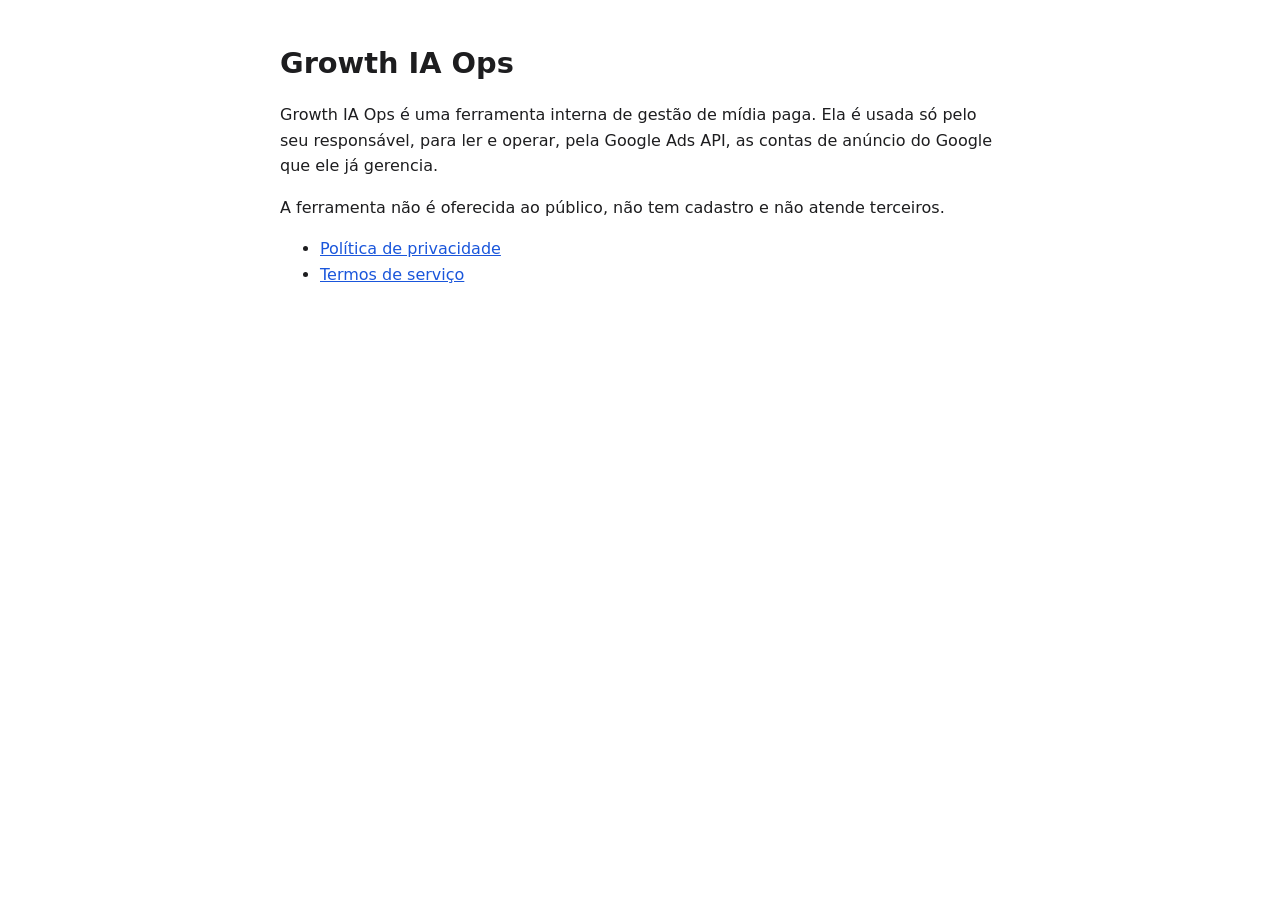
<file: index.html>
<!doctype html>
<html lang="pt-BR">
<head>
<meta charset="utf-8">
<meta name="viewport" content="width=device-width, initial-scale=1">
<meta name="google-site-verification" content="tRi2Ho_D-rkUf0-4un7xT5RHocZoxcoblkZOloPStbQ" />
<title>Growth IA Ops</title>
<link rel="stylesheet" href="estilo.css">
</head>
<body>
<main>
<h1>Growth IA Ops</h1>
<p>Growth IA Ops é uma ferramenta interna de gestão de mídia paga. Ela é usada só pelo seu responsável, para ler e operar, pela Google Ads API, as contas de anúncio do Google que ele já gerencia.</p>
<p>A ferramenta não é oferecida ao público, não tem cadastro e não atende terceiros.</p>
<ul>
<li><a href="privacidade.html">Política de privacidade</a></li>
<li><a href="termos.html">Termos de serviço</a></li>
</ul>
</main>
</body>
</html>
</file>
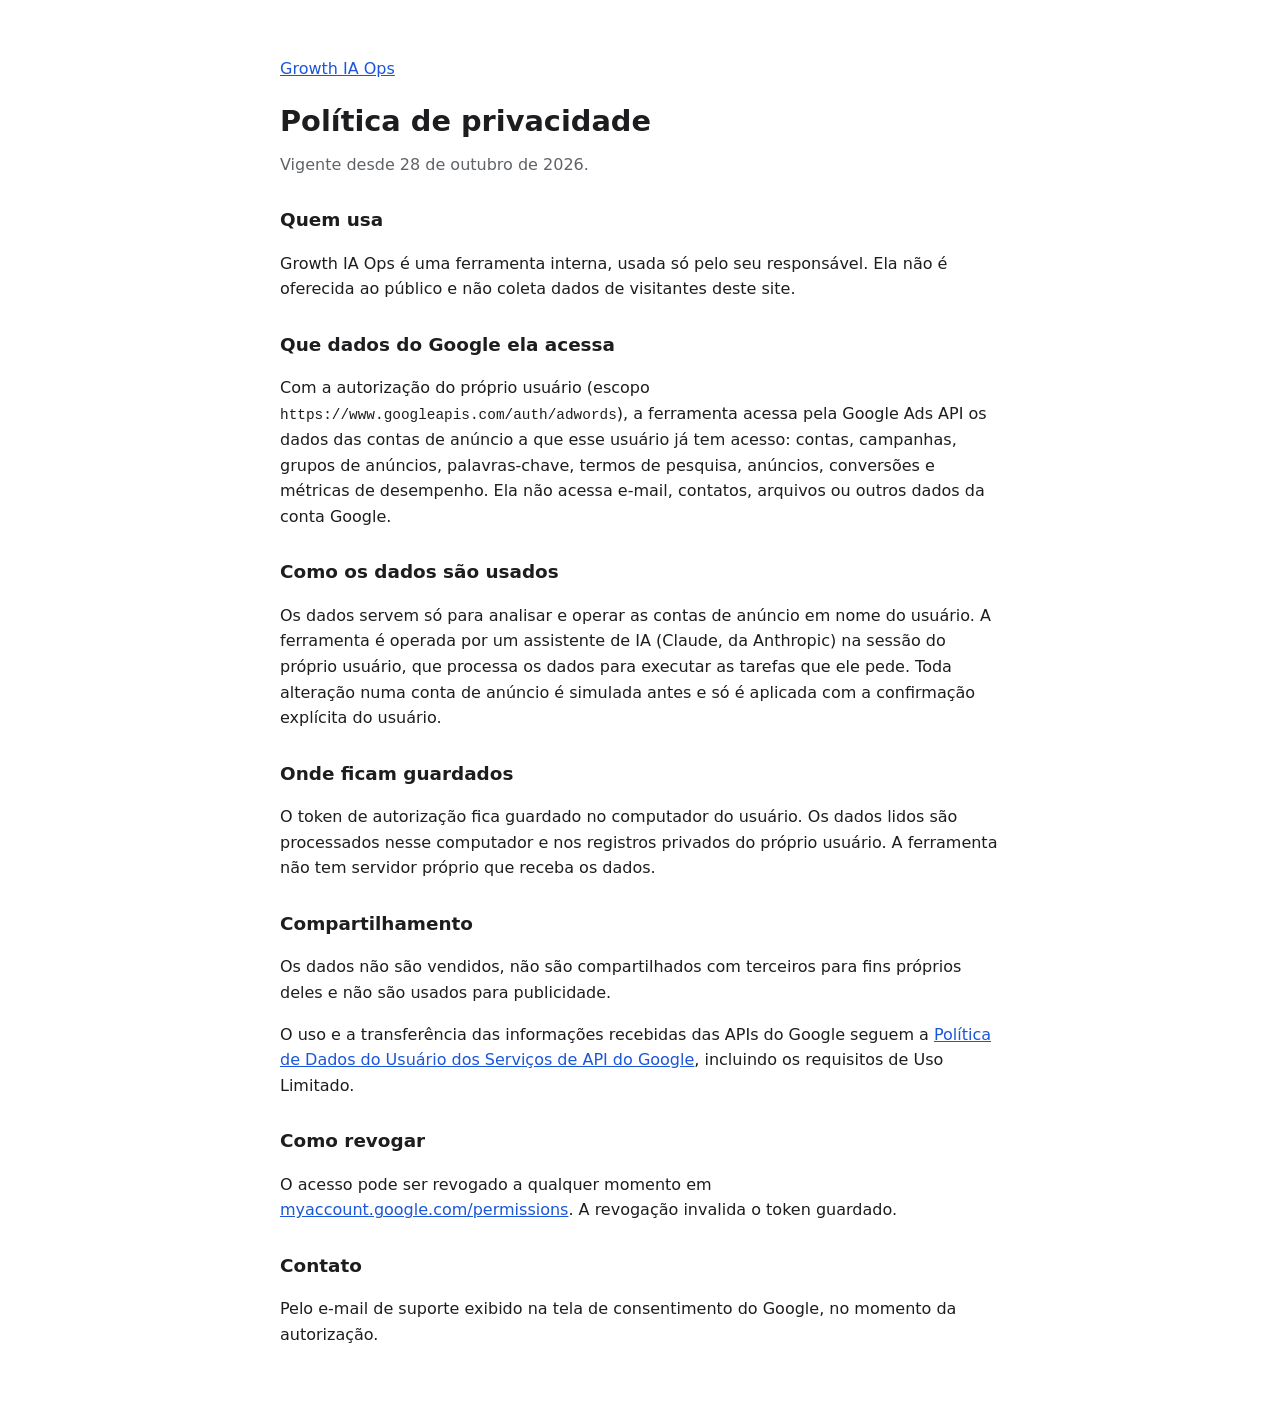
<file: privacidade.html>
<!doctype html>
<html lang="pt-BR">
<head>
<meta charset="utf-8">
<meta name="viewport" content="width=device-width, initial-scale=1">
<title>Privacidade · Growth IA Ops</title>
<link rel="stylesheet" href="estilo.css">
</head>
<body>
<main>
<p><a href="./">Growth IA Ops</a></p>
<h1>Política de privacidade</h1>
<p class="data">Vigente desde 28 de outubro de 2026.</p>

<h2>Quem usa</h2>
<p>Growth IA Ops é uma ferramenta interna, usada só pelo seu responsável. Ela não é oferecida ao público e não coleta dados de visitantes deste site.</p>

<h2>Que dados do Google ela acessa</h2>
<p>Com a autorização do próprio usuário (escopo <code>https://www.googleapis.com/auth/adwords</code>), a ferramenta acessa pela Google Ads API os dados das contas de anúncio a que esse usuário já tem acesso: contas, campanhas, grupos de anúncios, palavras-chave, termos de pesquisa, anúncios, conversões e métricas de desempenho. Ela não acessa e-mail, contatos, arquivos ou outros dados da conta Google.</p>

<h2>Como os dados são usados</h2>
<p>Os dados servem só para analisar e operar as contas de anúncio em nome do usuário. A ferramenta é operada por um assistente de IA (Claude, da Anthropic) na sessão do próprio usuário, que processa os dados para executar as tarefas que ele pede. Toda alteração numa conta de anúncio é simulada antes e só é aplicada com a confirmação explícita do usuário.</p>

<h2>Onde ficam guardados</h2>
<p>O token de autorização fica guardado no computador do usuário. Os dados lidos são processados nesse computador e nos registros privados do próprio usuário. A ferramenta não tem servidor próprio que receba os dados.</p>

<h2>Compartilhamento</h2>
<p>Os dados não são vendidos, não são compartilhados com terceiros para fins próprios deles e não são usados para publicidade.</p>
<p>O uso e a transferência das informações recebidas das APIs do Google seguem a <a href="https://developers.google.com/terms/api-services-user-data-policy">Política de Dados do Usuário dos Serviços de API do Google</a>, incluindo os requisitos de Uso Limitado.</p>

<h2>Como revogar</h2>
<p>O acesso pode ser revogado a qualquer momento em <a href="https://myaccount.google.com/permissions">myaccount.google.com/permissions</a>. A revogação invalida o token guardado.</p>

<h2>Contato</h2>
<p>Pelo e-mail de suporte exibido na tela de consentimento do Google, no momento da autorização.</p>
</main>
</body>
</html>
</file>
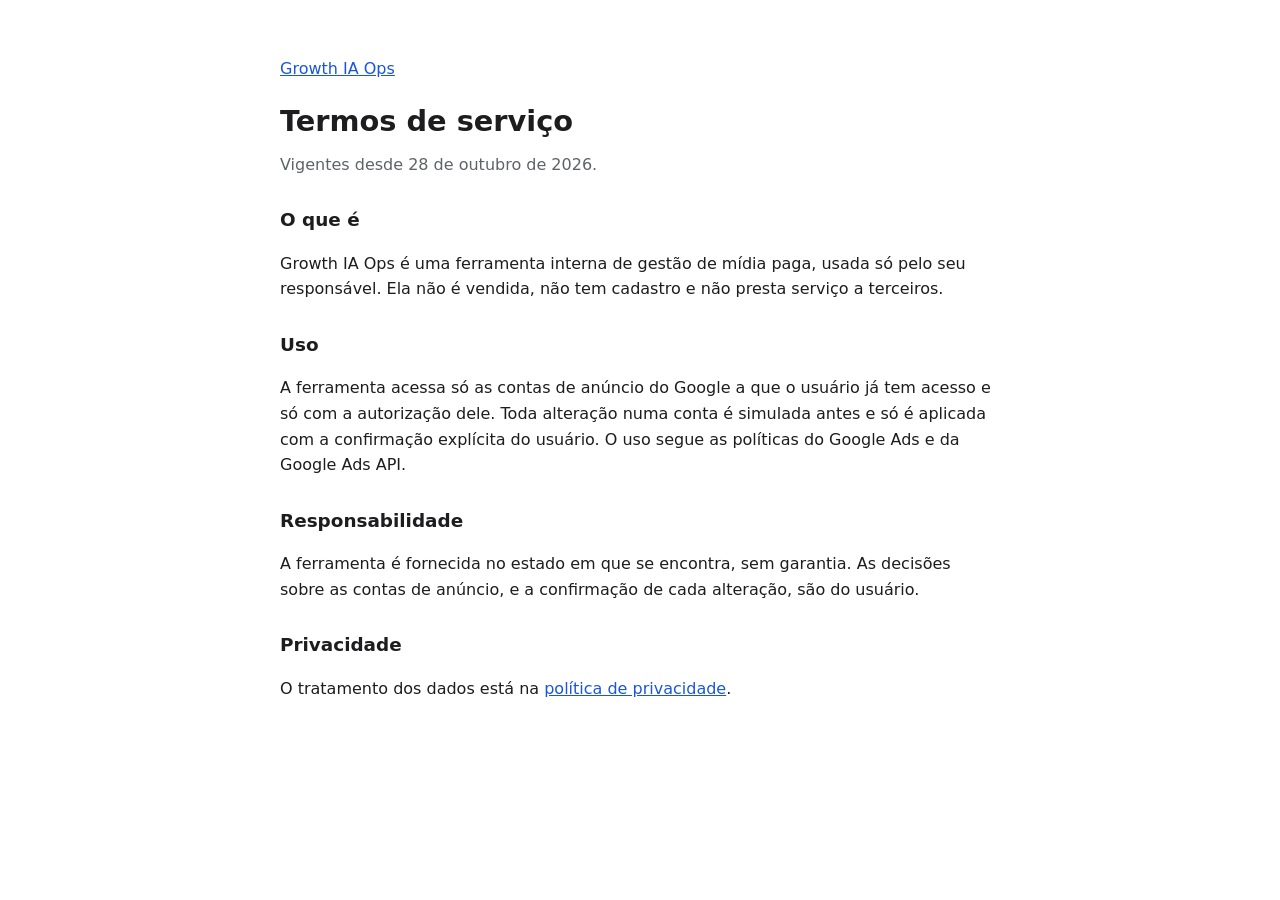
<file: termos.html>
<!doctype html>
<html lang="pt-BR">
<head>
<meta charset="utf-8">
<meta name="viewport" content="width=device-width, initial-scale=1">
<title>Termos · Growth IA Ops</title>
<link rel="stylesheet" href="estilo.css">
</head>
<body>
<main>
<p><a href="./">Growth IA Ops</a></p>
<h1>Termos de serviço</h1>
<p class="data">Vigentes desde 28 de outubro de 2026.</p>

<h2>O que é</h2>
<p>Growth IA Ops é uma ferramenta interna de gestão de mídia paga, usada só pelo seu responsável. Ela não é vendida, não tem cadastro e não presta serviço a terceiros.</p>

<h2>Uso</h2>
<p>A ferramenta acessa só as contas de anúncio do Google a que o usuário já tem acesso e só com a autorização dele. Toda alteração numa conta é simulada antes e só é aplicada com a confirmação explícita do usuário. O uso segue as políticas do Google Ads e da Google Ads API.</p>

<h2>Responsabilidade</h2>
<p>A ferramenta é fornecida no estado em que se encontra, sem garantia. As decisões sobre as contas de anúncio, e a confirmação de cada alteração, são do usuário.</p>

<h2>Privacidade</h2>
<p>O tratamento dos dados está na <a href="privacidade.html">política de privacidade</a>.</p>
</main>
</body>
</html>
</file>
<file: estilo.css>
:root { --fundo: #ffffff; --texto: #1d1d1f; --suave: #5f6368; --link: #1a56db; }
@media (prefers-color-scheme: dark) {
  :root { --fundo: #17181a; --texto: #e8eaed; --suave: #9aa0a6; --link: #8ab4f8; }
}
body { margin: 0; background: var(--fundo); color: var(--texto); font: 16px/1.6 system-ui, -apple-system, "Segoe UI", Roboto, sans-serif; }
main { max-width: 720px; margin: 0 auto; padding: 40px 16px 64px; }
h1 { font-size: 1.8rem; margin: 0 0 8px; }
h2 { font-size: 1.15rem; margin: 28px 0 6px; }
a { color: var(--link); }
code { font-size: .9em; overflow-wrap: anywhere; }
.data { color: var(--suave); margin-top: 0; }
</file>
